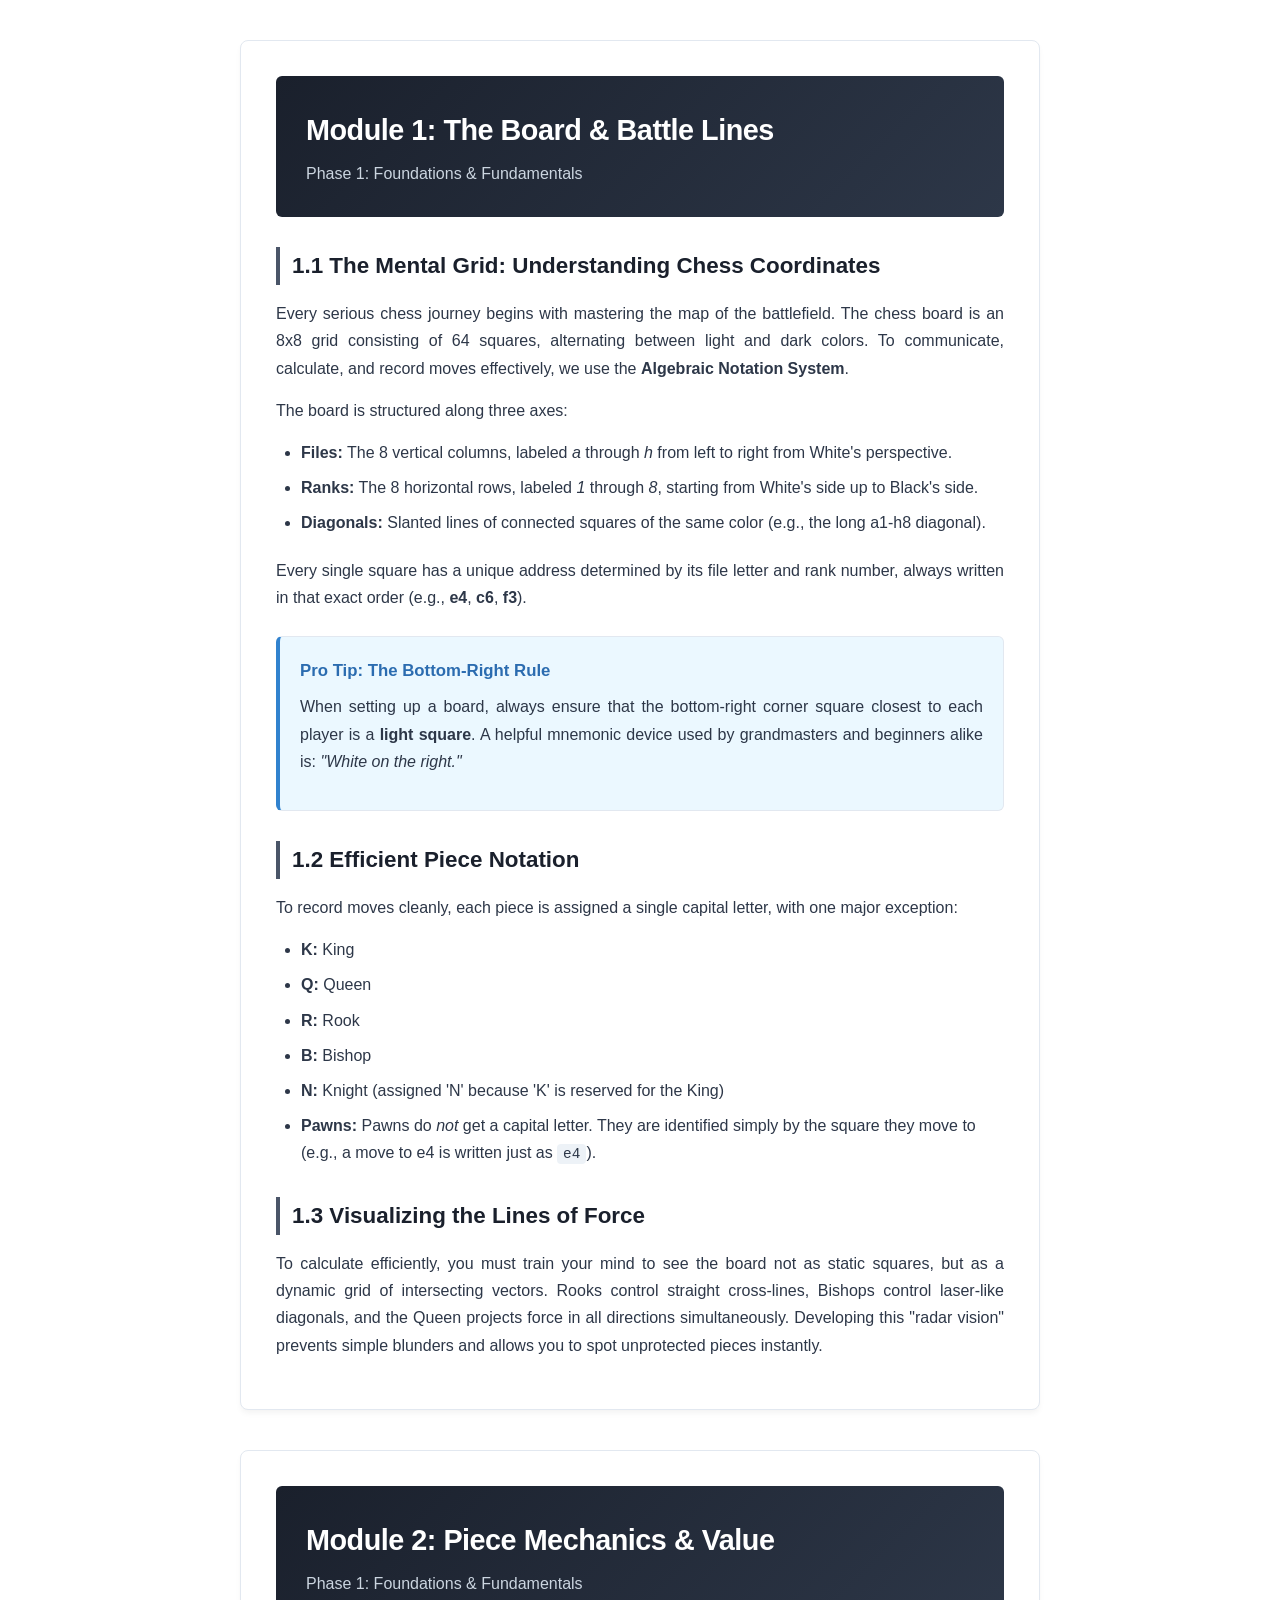
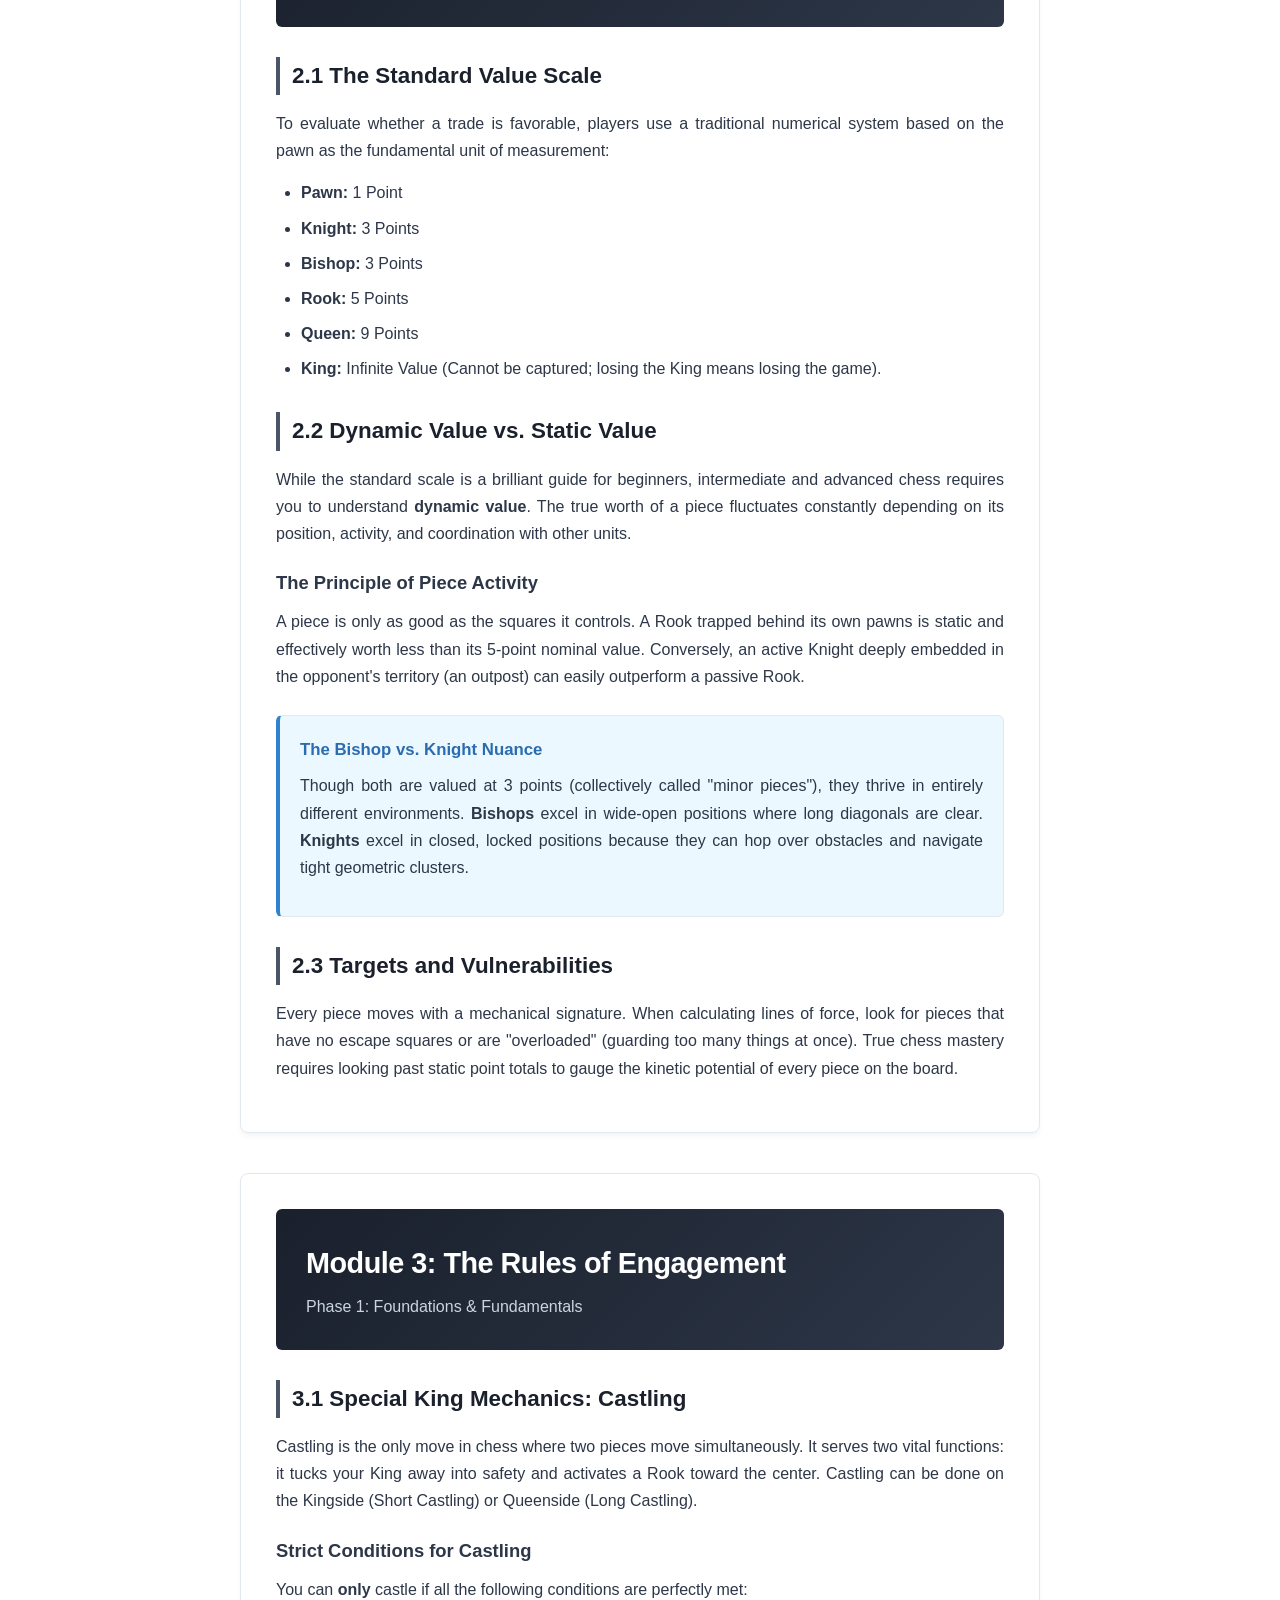
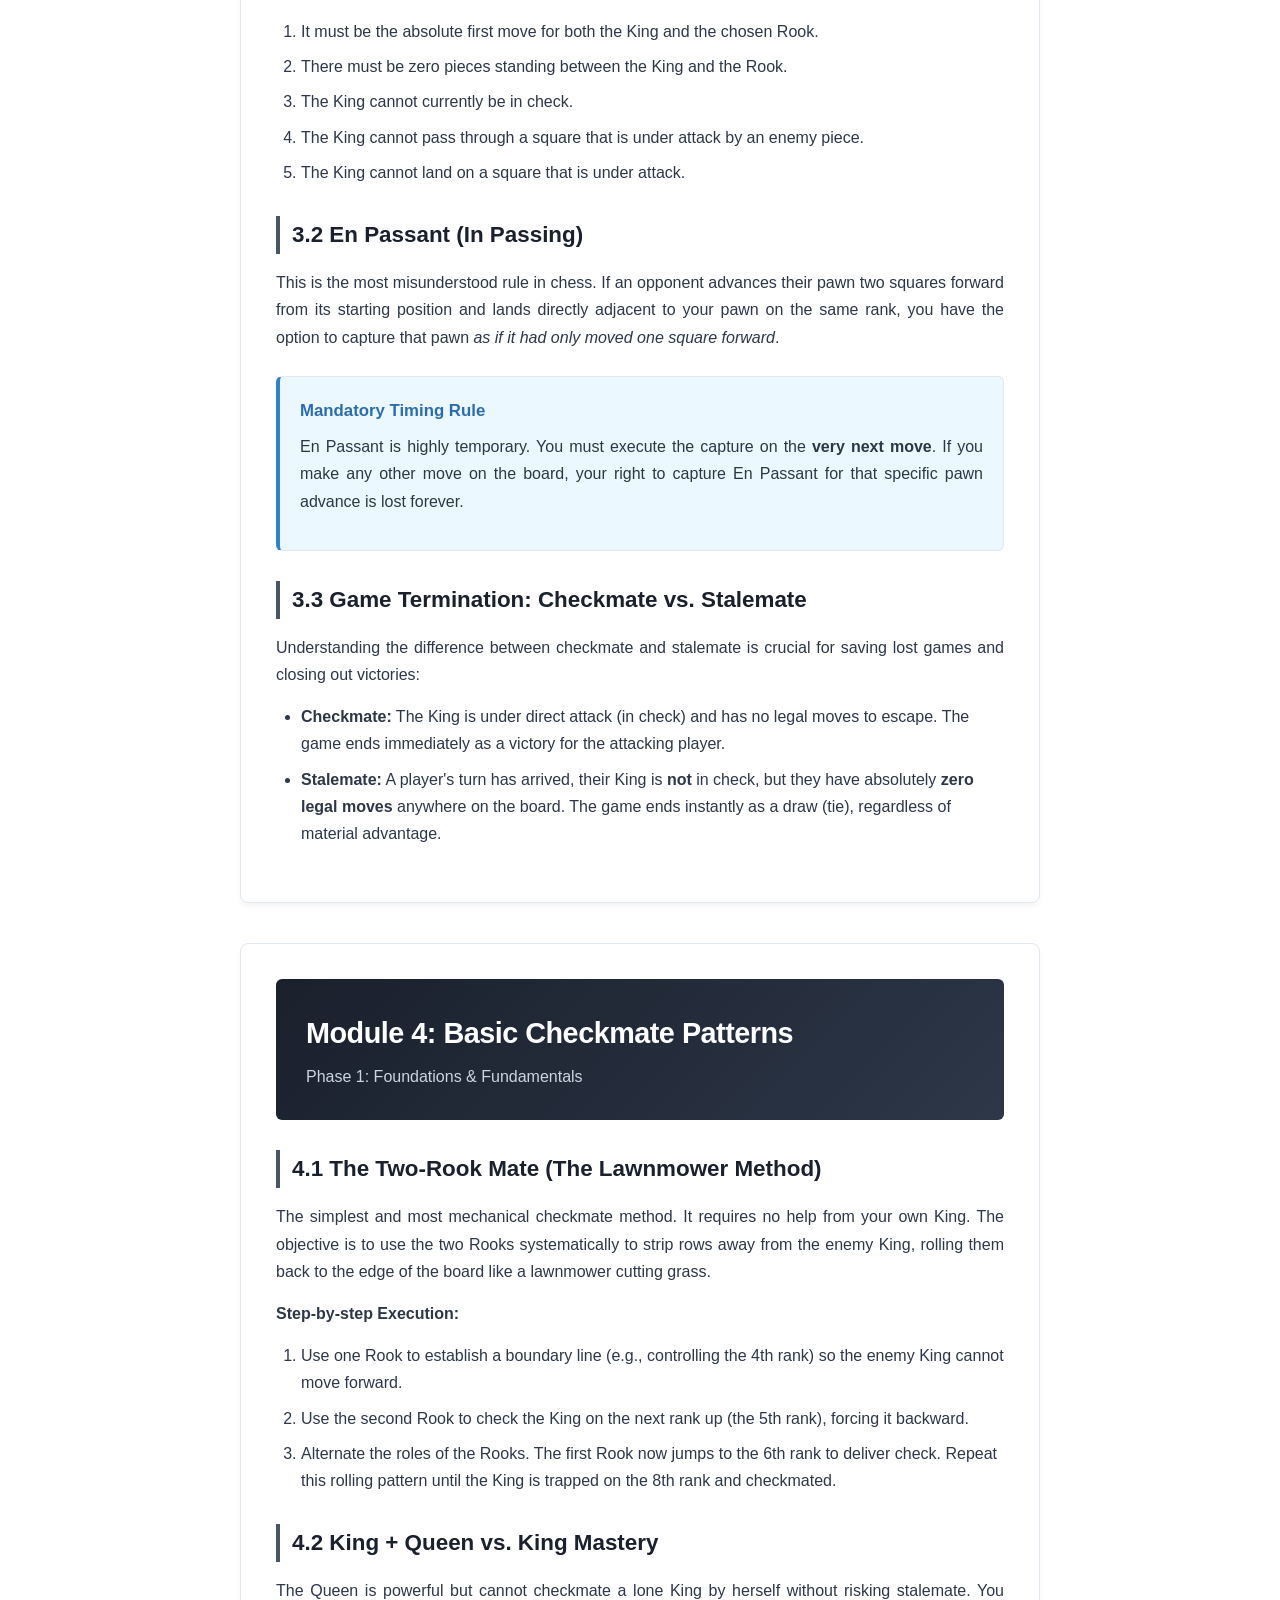
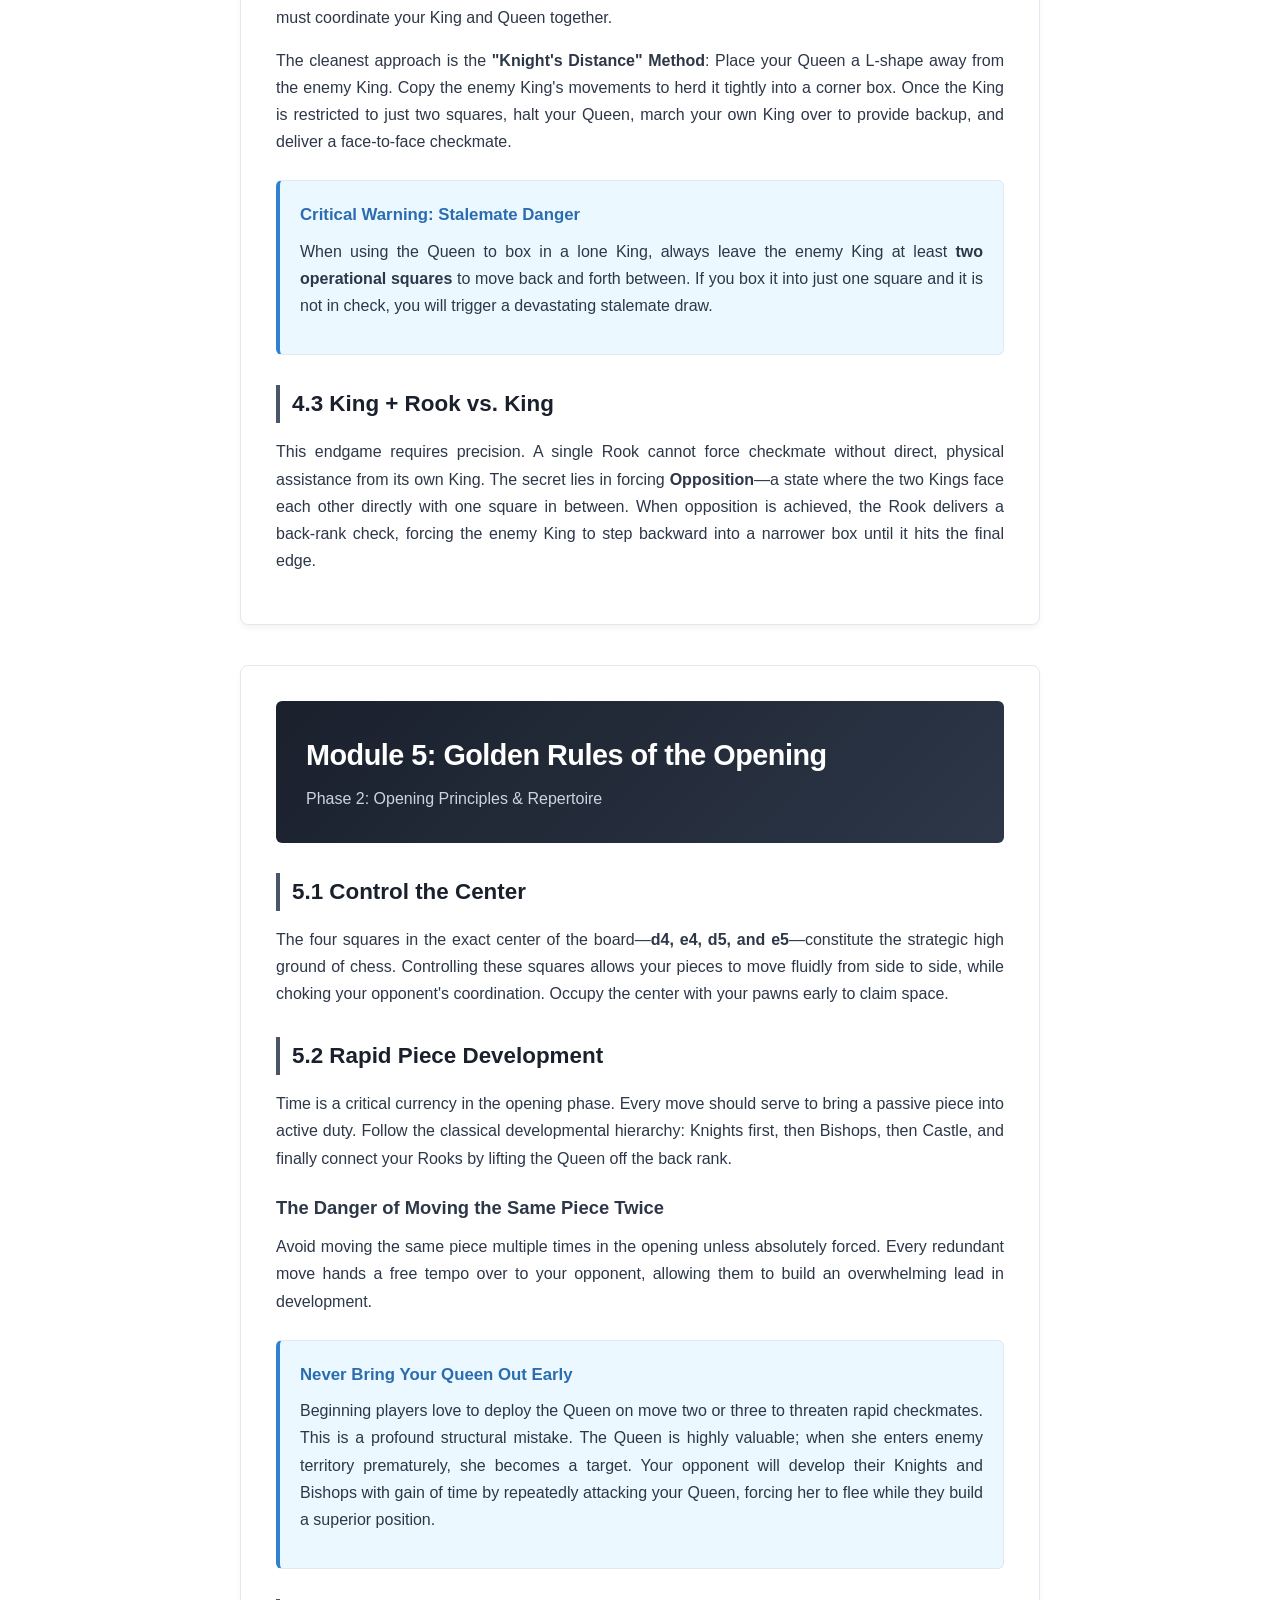
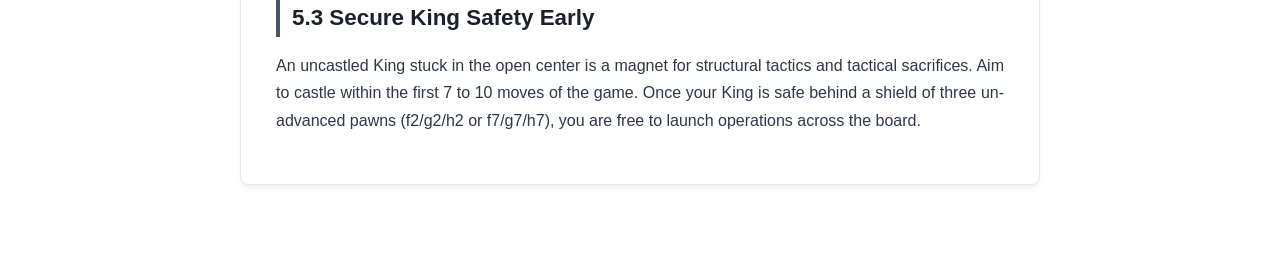
<file: index.html>
<!DOCTYPE html>
<html lang="en">
<head>
    <meta charset="UTF-8">
    <meta name="viewport" content="width=device-width, initial-scale=1.0">
    <title>Pawntheory Mastery Series — Modules 1-5</title>
    <style>
        :root {
            --bg-primary: #ffffff;
            --bg-secondary: #f7fafc;
            --text-main: #2d3748;
            --text-muted: #718096;
            --accent-dark: #1a202c;
            --accent-blue: #3182ce;
            --border-color: #e2e8f0;
            --pro-tip-bg: #ebf8ff;
        }

        body {
            font-family: -apple-system, BlinkMacSystemFont, "Segoe UI", Roboto, Helvetica, Arial, sans-serif;
            color: var(--text-main);
            line-height: 1.7;
            background-color: var(--bg-primary);
            margin: 0;
            padding: 0;
        }

        .container {
            max-width: 800px;
            margin: 0 auto;
            padding: 40px 20px;
        }

        .module-card {
            background: var(--bg-primary);
            border: 1px solid var(--border-color);
            border-radius: 8px;
            padding: 35px;
            margin-bottom: 40px;
            box-shadow: 0 4px 6px -1px rgba(0, 0, 0, 0.05);
        }

        .header-banner {
            background: linear-gradient(135deg, var(--accent-dark) 0%, #2d3748 100%);
            color: white;
            padding: 30px;
            border-radius: 6px;
            margin-bottom: 30px;
        }

        .header-banner h1 {
            margin: 0;
            font-size: 1.8rem;
            font-weight: 700;
            letter-spacing: -0.5px;
        }

        .header-banner p {
            margin: 5px 0 0 0;
            font-size: 1rem;
            color: #cbd5e0;
        }

        h2 {
            color: var(--accent-dark);
            font-size: 1.4rem;
            font-weight: 600;
            margin-top: 30px;
            margin-bottom: 15px;
            border-left: 4px solid #4a5568;
            padding-left: 12px;
        }

        h3 {
            color: #2d3748;
            font-size: 1.15rem;
            font-weight: 600;
            margin-top: 20px;
            margin-bottom: 10px;
        }

        p {
            margin-top: 0;
            margin-bottom: 15px;
            text-align: justify;
        }

        ul, ol {
            margin-top: 0;
            margin-bottom: 20px;
            padding-left: 25px;
        }

        li {
            margin-bottom: 8px;
        }

        .highlight-box {
            background-color: var(--bg-secondary);
            border: 1px solid var(--border-color);
            border-radius: 6px;
            padding: 20px;
            margin: 25px 0;
        }

        .highlight-box.pro-tip {
            border-left: 4px solid var(--accent-blue);
            background-color: var(--pro-tip-bg);
        }

        .highlight-box h4 {
            margin-top: 0;
            margin-bottom: 8px;
            color: #2b6cb0;
            font-size: 1.05rem;
        }

        code {
            font-family: SFMono-Regular, Consolas, "Liberation Mono", Menlo, monospace;
            background-color: #edf2f7;
            padding: 2px 6px;
            border-radius: 4px;
            font-size: 0.9em;
        }
    </style>
</head>
<body>

    <div class="container">

        <article class="module-card">
            <div class="header-banner">
                <h1>Module 1: The Board & Battle Lines</h1>
                <p>Phase 1: Foundations & Fundamentals</p>
            </div>
            
            <h2>1.1 The Mental Grid: Understanding Chess Coordinates</h2>
            <p>Every serious chess journey begins with mastering the map of the battlefield. The chess board is an 8x8 grid consisting of 64 squares, alternating between light and dark colors. To communicate, calculate, and record moves effectively, we use the <strong>Algebraic Notation System</strong>.</p>
            <p>The board is structured along three axes:</p>
            <ul>
                <li><strong>Files:</strong> The 8 vertical columns, labeled <em>a</em> through <em>h</em> from left to right from White's perspective.</li>
                <li><strong>Ranks:</strong> The 8 horizontal rows, labeled <em>1</em> through <em>8</em>, starting from White's side up to Black's side.</li>
                <li><strong>Diagonals:</strong> Slanted lines of connected squares of the same color (e.g., the long a1-h8 diagonal).</li>
            </ul>
            <p>Every single square has a unique address determined by its file letter and rank number, always written in that exact order (e.g., <strong>e4</strong>, <strong>c6</strong>, <strong>f3</strong>).</p>

            <div class="highlight-box pro-tip">
                <h4>Pro Tip: The Bottom-Right Rule</h4>
                <p>When setting up a board, always ensure that the bottom-right corner square closest to each player is a <strong>light square</strong>. A helpful mnemonic device used by grandmasters and beginners alike is: <em>"White on the right."</em></p>
            </div>

            <h2>1.2 Efficient Piece Notation</h2>
            <p>To record moves cleanly, each piece is assigned a single capital letter, with one major exception:</p>
            <ul>
                <li><strong>K:</strong> King</li>
                <li><strong>Q:</strong> Queen</li>
                <li><strong>R:</strong> Rook</li>
                <li><strong>B:</strong> Bishop</li>
                <li><strong>N:</strong> Knight (assigned 'N' because 'K' is reserved for the King)</li>
                <li><strong>Pawns:</strong> Pawns do <em>not</em> get a capital letter. They are identified simply by the square they move to (e.g., a move to e4 is written just as <code>e4</code>).</li>
            </ul>

            <h2>1.3 Visualizing the Lines of Force</h2>
            <p>To calculate efficiently, you must train your mind to see the board not as static squares, but as a dynamic grid of intersecting vectors. Rooks control straight cross-lines, Bishops control laser-like diagonals, and the Queen projects force in all directions simultaneously. Developing this "radar vision" prevents simple blunders and allows you to spot unprotected pieces instantly.</p>
        </article>


        <article class="module-card">
            <div class="header-banner">
                <h1>Module 2: Piece Mechanics & Value</h1>
                <p>Phase 1: Foundations & Fundamentals</p>
            </div>
            
            <h2>2.1 The Standard Value Scale</h2>
            <p>To evaluate whether a trade is favorable, players use a traditional numerical system based on the pawn as the fundamental unit of measurement:</p>
            <ul>
                <li><strong>Pawn:</strong> 1 Point</li>
                <li><strong>Knight:</strong> 3 Points</li>
                <li><strong>Bishop:</strong> 3 Points</li>
                <li><strong>Rook:</strong> 5 Points</li>
                <li><strong>Queen:</strong> 9 Points</li>
                <li><strong>King:</strong> Infinite Value (Cannot be captured; losing the King means losing the game).</li>
            </ul>

            <h2>2.2 Dynamic Value vs. Static Value</h2>
            <p>While the standard scale is a brilliant guide for beginners, intermediate and advanced chess requires you to understand <strong>dynamic value</strong>. The true worth of a piece fluctuates constantly depending on its position, activity, and coordination with other units.</p>
            
            <h3>The Principle of Piece Activity</h3>
            <p>A piece is only as good as the squares it controls. A Rook trapped behind its own pawns is static and effectively worth less than its 5-point nominal value. Conversely, an active Knight deeply embedded in the opponent's territory (an outpost) can easily outperform a passive Rook.</p>

            <div class="highlight-box pro-tip">
                <h4>The Bishop vs. Knight Nuance</h4>
                <p>Though both are valued at 3 points (collectively called "minor pieces"), they thrive in entirely different environments. <strong>Bishops</strong> excel in wide-open positions where long diagonals are clear. <strong>Knights</strong> excel in closed, locked positions because they can hop over obstacles and navigate tight geometric clusters.</p>
            </div>

            <h2>2.3 Targets and Vulnerabilities</h2>
            <p>Every piece moves with a mechanical signature. When calculating lines of force, look for pieces that have no escape squares or are "overloaded" (guarding too many things at once). True chess mastery requires looking past static point totals to gauge the kinetic potential of every piece on the board.</p>
        </article>


        <article class="module-card">
            <div class="header-banner">
                <h1>Module 3: The Rules of Engagement</h1>
                <p>Phase 1: Foundations & Fundamentals</p>
            </div>
            
            <h2>3.1 Special King Mechanics: Castling</h2>
            <p>Castling is the only move in chess where two pieces move simultaneously. It serves two vital functions: it tucks your King away into safety and activates a Rook toward the center. Castling can be done on the Kingside (Short Castling) or Queenside (Long Castling).</p>
            
            <h3>Strict Conditions for Castling</h3>
            <p>You can <strong>only</strong> castle if all the following conditions are perfectly met:</p>
            <ol>
                <li>It must be the absolute first move for both the King and the chosen Rook.</li>
                <li>There must be zero pieces standing between the King and the Rook.</li>
                <li>The King cannot currently be in check.</li>
                <li>The King cannot pass through a square that is under attack by an enemy piece.</li>
                <li>The King cannot land on a square that is under attack.</li>
            </ol>

            <h2>3.2 En Passant (In Passing)</h2>
            <p>This is the most misunderstood rule in chess. If an opponent advances their pawn two squares forward from its starting position and lands directly adjacent to your pawn on the same rank, you have the option to capture that pawn <em>as if it had only moved one square forward</em>.</p>
            <div class="highlight-box pro-tip">
                <h4>Mandatory Timing Rule</h4>
                <p>En Passant is highly temporary. You must execute the capture on the <strong>very next move</strong>. If you make any other move on the board, your right to capture En Passant for that specific pawn advance is lost forever.</p>
            </div>

            <h2>3.3 Game Termination: Checkmate vs. Stalemate</h2>
            <p>Understanding the difference between checkmate and stalemate is crucial for saving lost games and closing out victories:</p>
            <ul>
                <li><strong>Checkmate:</strong> The King is under direct attack (in check) and has no legal moves to escape. The game ends immediately as a victory for the attacking player.</li>
                <li><strong>Stalemate:</strong> A player's turn has arrived, their King is <strong>not</strong> in check, but they have absolutely <strong>zero legal moves</strong> anywhere on the board. The game ends instantly as a draw (tie), regardless of material advantage.</li>
            </ul>
        </article>


        <article class="module-card">
            <div class="header-banner">
                <h1>Module 4: Basic Checkmate Patterns</h1>
                <p>Phase 1: Foundations & Fundamentals</p>
            </div>
            
            <h2>4.1 The Two-Rook Mate (The Lawnmower Method)</h2>
            <p>The simplest and most mechanical checkmate method. It requires no help from your own King. The objective is to use the two Rooks systematically to strip rows away from the enemy King, rolling them back to the edge of the board like a lawnmower cutting grass.</p>
            <p><strong>Step-by-step Execution:</strong></p>
            <ol>
                <li>Use one Rook to establish a boundary line (e.g., controlling the 4th rank) so the enemy King cannot move forward.</li>
                <li>Use the second Rook to check the King on the next rank up (the 5th rank), forcing it backward.</li>
                <li>Alternate the roles of the Rooks. The first Rook now jumps to the 6th rank to deliver check. Repeat this rolling pattern until the King is trapped on the 8th rank and checkmated.</li>
            </ol>

            <h2>4.2 King + Queen vs. King Mastery</h2>
            <p>The Queen is powerful but cannot checkmate a lone King by herself without risking stalemate. You must coordinate your King and Queen together.</p>
            <p>The cleanest approach is the <strong>"Knight's Distance" Method</strong>: Place your Queen a L-shape away from the enemy King. Copy the enemy King's movements to herd it tightly into a corner box. Once the King is restricted to just two squares, halt your Queen, march your own King over to provide backup, and deliver a face-to-face checkmate.</p>

            <div class="highlight-box pro-tip">
                <h4>Critical Warning: Stalemate Danger</h4>
                <p>When using the Queen to box in a lone King, always leave the enemy King at least <strong>two operational squares</strong> to move back and forth between. If you box it into just one square and it is not in check, you will trigger a devastating stalemate draw.</p>
            </div>

            <h2>4.3 King + Rook vs. King</h2>
            <p>This endgame requires precision. A single Rook cannot force checkmate without direct, physical assistance from its own King. The secret lies in forcing <strong>Opposition</strong>—a state where the two Kings face each other directly with one square in between. When opposition is achieved, the Rook delivers a back-rank check, forcing the enemy King to step backward into a narrower box until it hits the final edge.</p>
        </article>


        <article class="module-card">
            <div class="header-banner">
                <h1>Module 5: Golden Rules of the Opening</h1>
                <p>Phase 2: Opening Principles & Repertoire</p>
            </div>
            
            <h2>5.1 Control the Center</h2>
            <p>The four squares in the exact center of the board—<strong>d4, e4, d5, and e5</strong>—constitute the strategic high ground of chess. Controlling these squares allows your pieces to move fluidly from side to side, while choking your opponent's coordination. Occupy the center with your pawns early to claim space.</p>

            <h2>5.2 Rapid Piece Development</h2>
            <p>Time is a critical currency in the opening phase. Every move should serve to bring a passive piece into active duty. Follow the classical developmental hierarchy: Knights first, then Bishops, then Castle, and finally connect your Rooks by lifting the Queen off the back rank.</p>
            
            <h3>The Danger of Moving the Same Piece Twice</h3>
            <p>Avoid moving the same piece multiple times in the opening unless absolutely forced. Every redundant move hands a free tempo over to your opponent, allowing them to build an overwhelming lead in development.</p>

            <div class="highlight-box pro-tip">
                <h4>Never Bring Your Queen Out Early</h4>
                <p>Beginning players love to deploy the Queen on move two or three to threaten rapid checkmates. This is a profound structural mistake. The Queen is highly valuable; when she enters enemy territory prematurely, she becomes a target. Your opponent will develop their Knights and Bishops with gain of time by repeatedly attacking your Queen, forcing her to flee while they build a superior position.</p>
            </div>

            <h2>5.3 Secure King Safety Early</h2>
            <p>An uncastled King stuck in the open center is a magnet for structural tactics and tactical sacrifices. Aim to castle within the first 7 to 10 moves of the game. Once your King is safe behind a shield of three un-advanced pawns (f2/g2/h2 or f7/g7/h7), you are free to launch operations across the board.</p>
        </article>

    </div>

</body>
</html>
</file>
